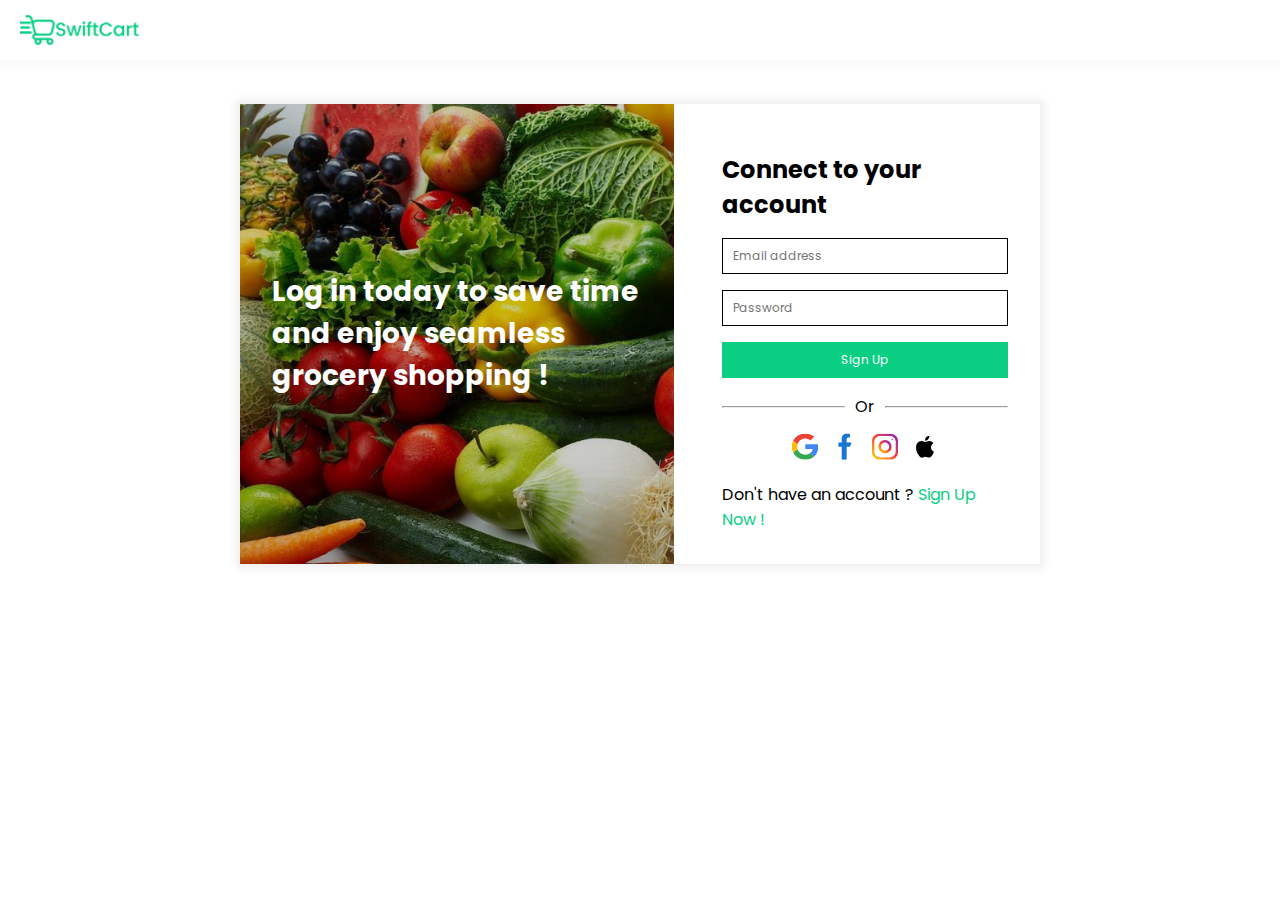
<file: login.html>
<!DOCTYPE html>
<html lang="en">
<head>
    <meta charset="UTF-8">
    <meta name="viewport" content="width=device-width, initial-scale=1.0">
    <title>Log In</title>
    <link rel="shortcut icon" href="../images/Swifcart Logo_v2.png" type="image/x-icon">
    <link rel="stylesheet" href="style/signup.css">
    <link rel="shortcut icon" href="images/favicon__cart.png" type="image/x-icon"></head>
<body>
    <nav>
        <a href="/index.html">
            <div class="logo"></div>
        </a>
    </nav>
    <div id="signup-container">
        <div id="signup-lb">
            <p>
                Log in today to save time and enjoy seamless grocery shopping !
            </p>
        </div>
        <div id="signup-rb">
            <div class="signup-logo"></div>
            <h2>Connect to your account</h2>
            <h5>Log in today to save time and enjoy seamless grocery shopping !</h5>
            <form action="#" id="signup-form">
                <input type="text" placeholder="Email address" required>
                <input type="password" placeholder="Password" required>
                <input type="button" value="Sign Up">
            </form>
            <div id="separator">
                <hr><p id="sep">Or</p><hr>
            </div>
            <div id="alternatives-signup">
                <div class="alt-signup-item" id="google">
                    <svg width="24" height="24" viewBox="0 0 40 40" fill="none" xmlns="http://www.w3.org/2000/svg">
                        <g clip-path="url(#clip0_1931_259)">
                        <path d="M39.9789 20.3741C39.9789 18.7353 39.8428 17.5395 39.5483 16.2993H20.3984V23.696H31.639C31.4125 25.5341 30.1887 28.3024 27.4691 30.1625L27.431 30.4102L33.4858 34.9938L33.9053 35.0347C37.7579 31.5578 39.9789 26.4421 39.9789 20.3741Z" fill="#4285F4"/>
                        <path d="M20.3985 39.8626C25.9054 39.8626 30.5286 38.0908 33.9054 35.0348L27.4692 30.1626C25.7469 31.3363 23.4352 32.1557 20.3985 32.1557C15.0049 32.1557 10.427 28.6789 8.79518 23.8733L8.55598 23.8931L2.26007 28.6545L2.17773 28.8782C5.53176 35.389 12.4212 39.8626 20.3985 39.8626Z" fill="#34A853"/>
                        <path d="M8.7952 23.8732C8.36462 22.633 8.11542 21.3042 8.11542 19.9312C8.11542 18.558 8.36462 17.2293 8.77254 15.9892L8.76114 15.7251L2.38633 10.8872L2.17775 10.9842C0.795397 13.686 0.00219727 16.72 0.00219727 19.9312C0.00219727 23.1423 0.795397 26.1762 2.17775 28.878L8.7952 23.8732Z" fill="#FBBC05"/>
                        <path d="M20.3985 7.70672C24.2284 7.70672 26.8119 9.32336 28.285 10.6744L34.0413 5.18214C30.5061 1.97099 25.9054 0 20.3985 0C12.4212 0 5.53176 4.47343 2.17773 10.9843L8.77252 15.9893C10.427 11.1837 15.0048 7.70672 20.3985 7.70672Z" fill="#EB4335"/>
                        </g>
                        <defs>
                        <clipPath id="clip0_1931_259">
                        <rect width="40" height="40" fill="white"/>
                        </clipPath>
                        </defs>
                    </svg>                        
                </div>
                <div class="alt-signup-item" id="fb">
                    <svg width="24" height="24" viewBox="0 0 40 40" fill="none" xmlns="http://www.w3.org/2000/svg">
                        <path fill-rule="evenodd" clip-rule="evenodd" d="M30 13.75H22.5V8.75C22.5 8.08696 22.7634 7.45107 23.2322 6.98223C23.7011 6.51339 24.337 6.25 25 6.25H27.5V0H22.5C20.5109 0 18.6032 0.790176 17.1967 2.1967C15.7902 3.60322 15 5.51088 15 7.5V13.75H10V20H15V40H22.5V20H27.5L30 13.75Z" fill="#1976D2"/>
                    </svg>                        
                </div>
                <div class="alt-signup-item" id="insta">
                    <svg width="24" height="24" viewBox="0 0 40 40" fill="none" xmlns="http://www.w3.org/2000/svg">
                        <g clip-path="url(#clip0_1931_253)">
                        <path d="M27.5 0H12.5C9.18479 0 6.00537 1.31696 3.66117 3.66117C1.31696 6.00537 0 9.18479 0 12.5L0 27.5C0 30.8152 1.31696 33.9946 3.66117 36.3388C6.00537 38.683 9.18479 40 12.5 40H27.5C30.8152 40 33.9946 38.683 36.3388 36.3388C38.683 33.9946 40 30.8152 40 27.5V12.5C40 9.18479 38.683 6.00537 36.3388 3.66117C33.9946 1.31696 30.8152 0 27.5 0ZM36.25 27.5C36.25 32.325 32.325 36.25 27.5 36.25H12.5C7.675 36.25 3.75 32.325 3.75 27.5V12.5C3.75 7.675 7.675 3.75 12.5 3.75H27.5C32.325 3.75 36.25 7.675 36.25 12.5V27.5Z" fill="url(#paint0_linear_1931_253)"/>
                        <path d="M20 10C17.3478 10 14.8043 11.0536 12.9289 12.9289C11.0536 14.8043 10 17.3478 10 20C10 22.6522 11.0536 25.1957 12.9289 27.0711C14.8043 28.9464 17.3478 30 20 30C22.6522 30 25.1957 28.9464 27.0711 27.0711C28.9464 25.1957 30 22.6522 30 20C30 17.3478 28.9464 14.8043 27.0711 12.9289C25.1957 11.0536 22.6522 10 20 10ZM20 26.25C18.343 26.248 16.7544 25.5889 15.5828 24.4172C14.4111 23.2456 13.752 21.657 13.75 20C13.75 16.5525 16.555 13.75 20 13.75C23.445 13.75 26.25 16.5525 26.25 20C26.25 23.445 23.445 26.25 20 26.25Z" fill="url(#paint1_linear_1931_253)"/>
                        <path d="M30.75 10.5825C31.4859 10.5825 32.0825 9.9859 32.0825 9.24998C32.0825 8.51406 31.4859 7.91748 30.75 7.91748C30.0141 7.91748 29.4175 8.51406 29.4175 9.24998C29.4175 9.9859 30.0141 10.5825 30.75 10.5825Z" fill="url(#paint2_linear_1931_253)"/>
                        </g>
                        <defs>
                        <linearGradient id="paint0_linear_1931_253" x1="3.66" y1="36.34" x2="36.34" y2="3.66" gradientUnits="userSpaceOnUse">
                        <stop stop-color="#FFC107"/>
                        <stop offset="0.507" stop-color="#F44336"/>
                        <stop offset="0.99" stop-color="#9C27B0"/>
                        </linearGradient>
                        <linearGradient id="paint1_linear_1931_253" x1="12.93" y1="27.07" x2="27.07" y2="12.93" gradientUnits="userSpaceOnUse">
                        <stop stop-color="#FFC107"/>
                        <stop offset="0.507" stop-color="#F44336"/>
                        <stop offset="0.99" stop-color="#9C27B0"/>
                        </linearGradient>
                        <linearGradient id="paint2_linear_1931_253" x1="29.8075" y1="10.1925" x2="31.6925" y2="8.30748" gradientUnits="userSpaceOnUse">
                        <stop stop-color="#FFC107"/>
                        <stop offset="0.507" stop-color="#F44336"/>
                        <stop offset="0.99" stop-color="#9C27B0"/>
                        </linearGradient>
                        <clipPath id="clip0_1931_253">
                        <rect width="40" height="40" fill="white"/>
                        </clipPath>
                        </defs>
                    </svg>                        
                </div>
                <div class="alt-signup-item" id="apple">
                    <svg width="24" height="24" viewBox="0 0 40 40" fill="none" xmlns="http://www.w3.org/2000/svg">
                        <path d="M24.9001 8.64992C25.5302 7.92372 26.0106 7.0802 26.3138 6.16781C26.617 5.25542 26.7369 4.29213 26.6668 3.33325C24.7324 3.4894 22.9368 4.39918 21.6668 5.86659C21.0586 6.56988 20.5977 7.38805 20.3114 8.27266C20.0252 9.15727 19.9193 10.0903 20.0001 11.0166C20.9437 11.0244 21.8764 10.8151 22.7261 10.4047C23.5758 9.99429 24.3196 9.39388 24.9001 8.64992ZM29.1001 21.0499C29.1113 19.7728 29.4477 18.5196 30.0775 17.4086C30.7074 16.2976 31.61 15.3653 32.7001 14.6999C32.0121 13.7086 31.1027 12.8913 30.0438 12.3127C28.985 11.7341 27.8059 11.4102 26.6001 11.3666C24.0001 11.0999 21.6001 12.8833 20.2168 12.8833C18.8334 12.8833 16.8834 11.3999 14.7168 11.4333C13.3003 11.4799 11.9201 11.8929 10.7108 12.6319C9.50155 13.3709 8.50444 14.4107 7.81676 15.6499C4.88343 20.7499 7.06676 28.3333 10.0001 32.4499C11.3334 34.4666 13.0001 36.7499 15.2001 36.6666C17.4001 36.5833 18.1168 35.2999 20.6668 35.2999C23.2168 35.2999 24.0001 36.6666 26.1668 36.6166C28.3334 36.5666 29.8668 34.5499 31.2668 32.5333C32.2585 31.0691 33.0332 29.4692 33.5668 27.7833C32.2459 27.2199 31.119 26.2821 30.3252 25.0854C29.5314 23.8888 29.1055 22.4859 29.1001 21.0499Z" fill="black"/>
                    </svg>                        
                </div>
            </div>
            <p id="login_redirect">Don't have an account ? <a href="/signup.html">Sign Up Now !</a></p>
        </div>
    </div>
</body>
</html>
</file>
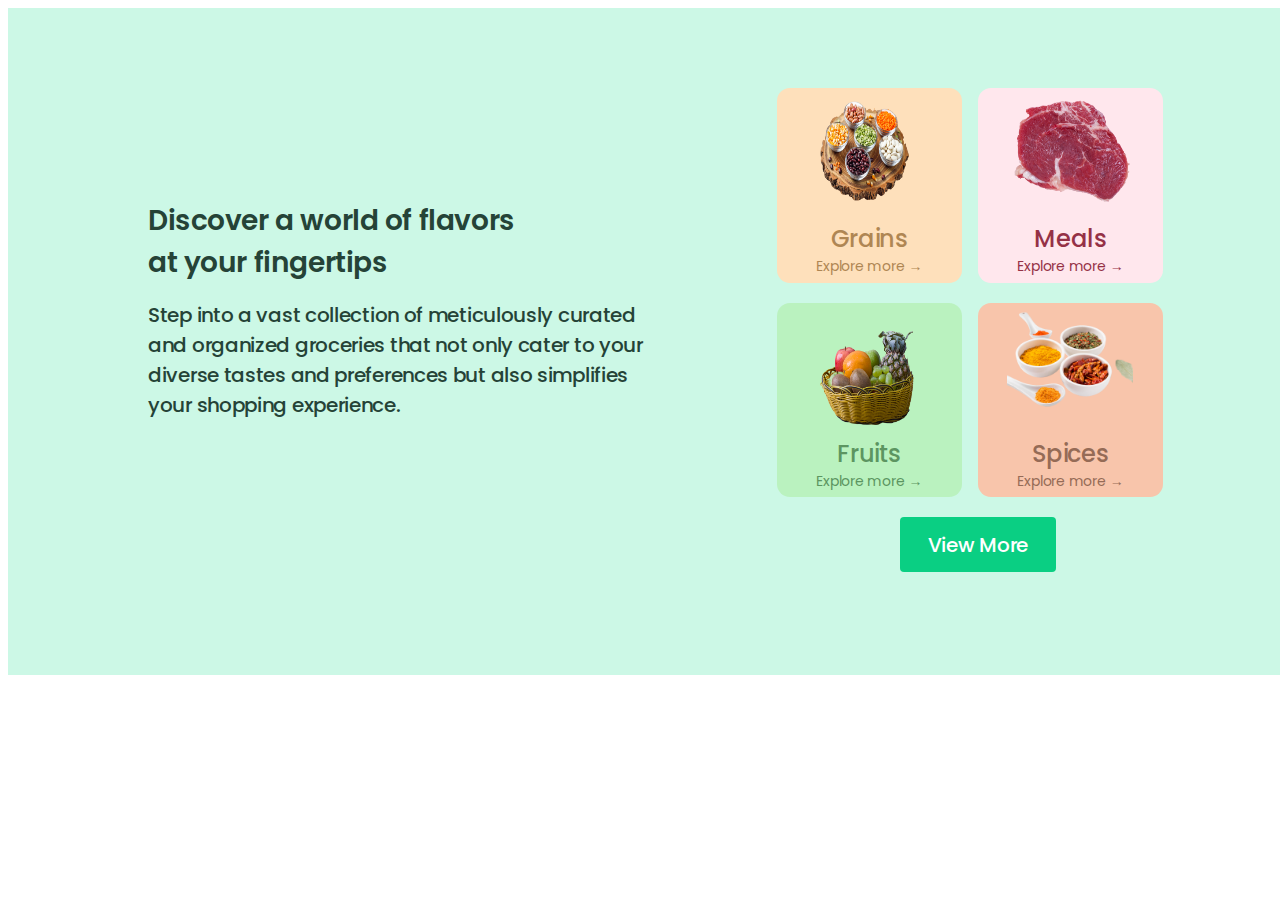
<file: product.html>
<!DOCTYPE html>
<html lang="en">

<head>
    <meta charset="UTF-8">
    <meta name="viewport" content="width=device-width, initial-scale=1.0">
    <title>SwiftCart</title>
    <link type="text/css" rel="stylesheet" href="../style/product.css">
    <link rel="shortcut icon" href="../images/Swifcart Logo_v2.png" type"image/x-icon">


</head>

<body>
    <!--products section-->
    <section class="products-section">
        <div class="text-container">
            <div class="first-text">Discover a world of flavors at your fingertips</div>
            <div class="sec-text">Step into a vast collection of meticulously curated and organized groceries that not
                only cater to your diverse tastes and preferences but also simplifies your shopping experience.</div>
        </div>

        <div class="product-container">

            <!--product 1-->
            <div class="product">
                <img src="../images/legumes-beans-assortment-healthy-vegan-protein-food-PhotoRoom.png-PhotoRoom.png"
                    width="126" height="126" alt="product 1">
                <div class="product-name">
                    Grains
                </div>
                <div class="explore-1">Explore more <span>&rarr;</span></div>

            </div>

            <!--product 2-->
            <div class="product">
                <img src="../images/raw-steak-white-paper-PhotoRoom.png-PhotoRoom.png" width="126" height="126"
                    alt="product 2">
                <div class="product-name">
                    Meals
                </div>
                <div class="explore-2">Explore more <span>&rarr;</span></div>
            </div>

            <!--product 3-->
            <div class="product">
                <img src="../images/orange-sweet-nature-group-citrus-PhotoRoom.png-PhotoRoom.png" width="126"
                    height="126" alt="product 3">
                <div class="product-name">
                    Fruits
                </div>
                <div class="explore-3">Explore more <span>&rarr;</span></div>
            </div>

            <!--product 4-->
            <div class="product">
                <img src="../images/high-angle-spices-herbs-arrangement-PhotoRoom.png-PhotoRoom.png" width="126"
                    height="126" alt="product 4">
                <div class="product-name">
                    Spices
                </div>
                <div class="explore-4">Explore more <span>&rarr;</span></div>

            </div>

            <button class="explore-button">View More</button>

        </div>

    </section>
</body>

</html>
</file>
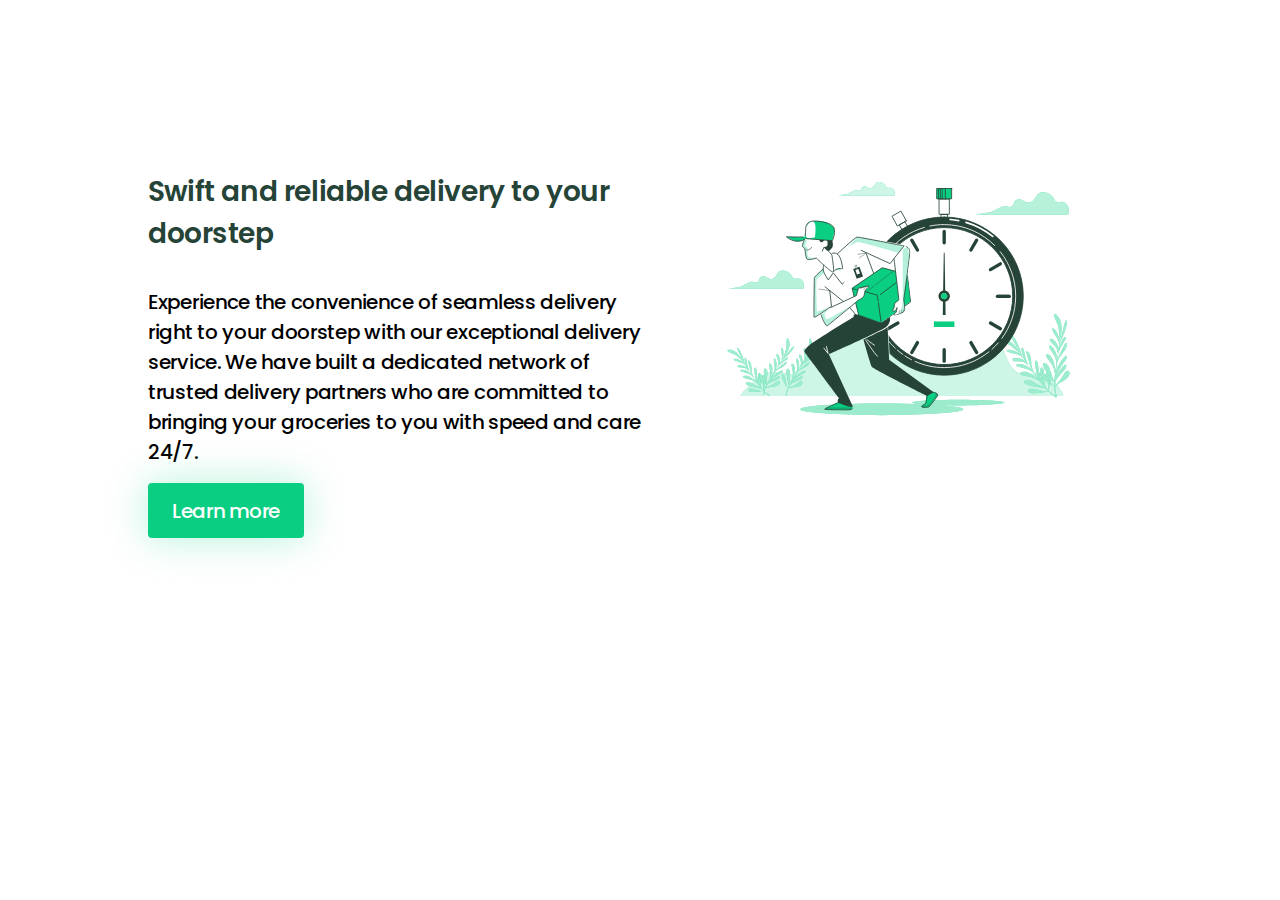
<file: relaible.html>
<!DOCTYPE html>
<html lang="en">

<head>
    <meta charset="UTF-8">
    <meta name="viewport" content="width=device-width, initial-scale=1.0">
    <title>SwiftCart</title>
    <link rel="shortcut icon" href="../images/Swifcart Logo_v2.png" type"image/x-icon">
    <link type="text/css" rel="stylesheet" href="../style/relaible.css">
</head>

<body>
    <section class="relaible-section">
        <div class="relaible-text">
            <div class="relaible-text1">Swift and reliable delivery to your doorstep</div>
            <div class="relaible-text2">Experience the convenience of seamless delivery right to your doorstep with our
                exceptional delivery service.
                We have built a dedicated network of trusted delivery partners who are committed to bringing your
                groceries to you with speed and care 24/7.</div>
            <button class="learn-more">Learn more</button>
        </div>
        <div class="relaible-img">
            <img src="../images/5205022_Delivery 1.svg" width="385" height="385" alt="Relaible Delivery">

    </section>

</body>

</html>
</file>
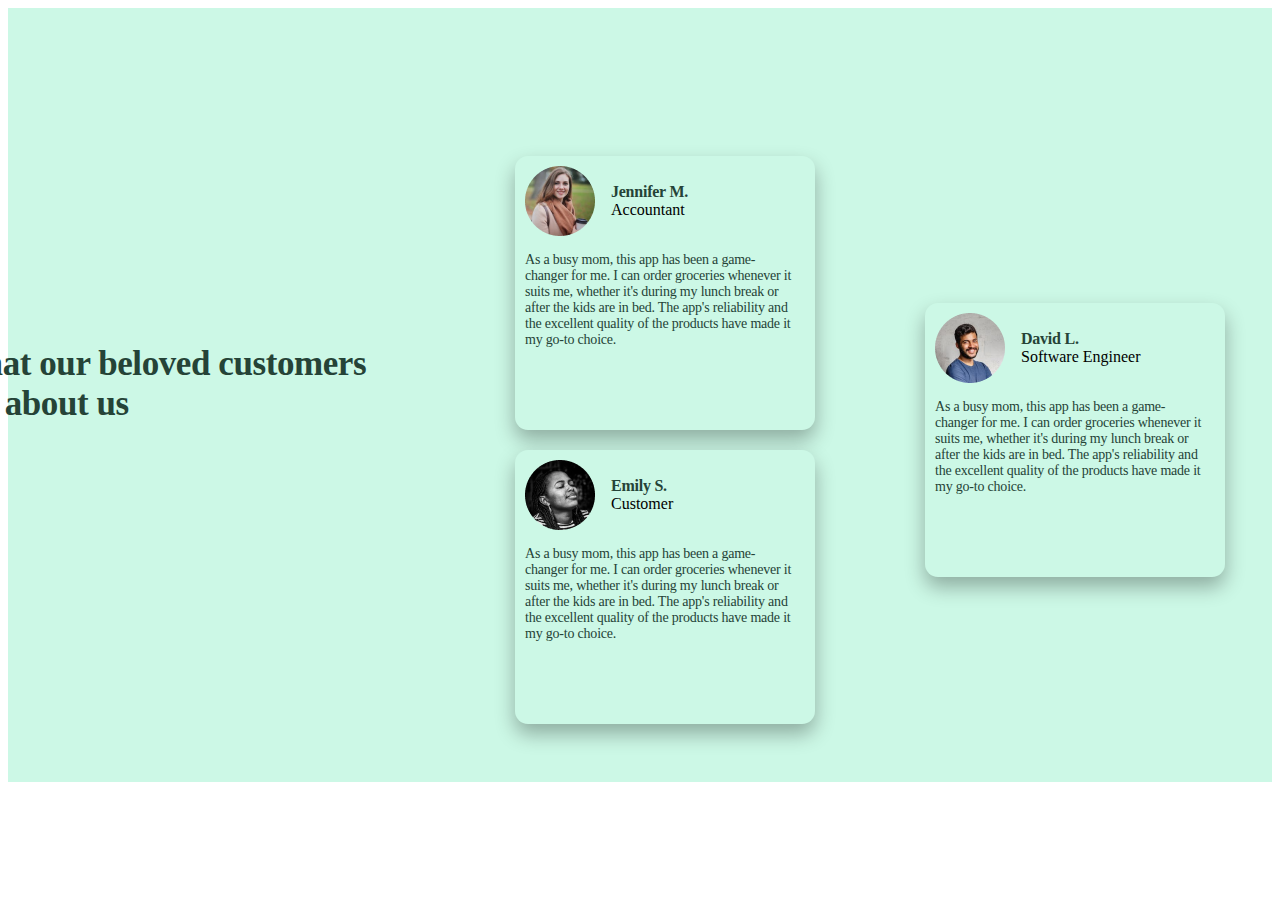
<file: review.html>
<!DOCTYPE html>
<html lang="en">

<head>
    <meta charset="UTF-8">
    <meta name="viewport" content="width=device-width, initial-scale=1.0">
    <title>SwiftCart</title>
    <link rel="shortcut icon" href="../images/Swifcart Logo_v2.png" type"image/x-icon">
    <link type="text/css" rel="stylesheet" href="../style/review.css">
</head>

<body>

    <section class="review-section">
        <div class="review-group1">
            <div class="review-header">
                What our beloved customers say about us
            </div>
            <div class="review-container">
                <div class="reviewer">
                    <div class="user">
                        <img class="review-image" src="../images/Ellipse 6.png" width="70px" height="70px" alt="reviewer-image">

                        <div class="details">
                            <div class="name">
                                Jennifer M.
                            </div>
                            <div class="id">
                                Accountant
                            </div>
                        </div>
                    </div>
                    <div class="review">
                        As a busy mom, this app has been a game-changer for me. I can order groceries whenever it suits
                        me, whether it's during my lunch break or after the kids are in bed. The app's reliability and
                        the excellent quality of the products have made it my go-to choice.
                    </div>
                </div>
                <div class="reviewer">
                    <div class="user">
                        <img src="../images/Ellipse 7.png" width="70px" height="70px" alt="">
                        <div class="details">
                            <div class="name">
                                Emily S.
                            </div>
                            <div class="id">
                                Customer
                            </div>
                        </div>
                    </div>
                    <div class="review">
                        As a busy mom, this app has been a game-changer for me. I can order groceries whenever it suits
                        me, whether it's during my lunch break or after the kids are in bed. The app's reliability and
                        the excellent quality of the products have made it my go-to choice.
                    </div>
                </div>
                <div class="reviewer">
                    <div class="user">
                        <img src="../images/Ellipse 5.png" width="70px" height="70px" alt="">
                        <div class="details">
                            <div class="name">
                                David L.
                            </div>
                            <div class="id">
                                Software Engineer
                            </div>
                        </div>
                    </div>
                    <div class="review">
                        As a busy mom, this app has been a game-changer for me. I can order groceries whenever it suits
                        me, whether it's during my lunch break or after the kids are in bed. The app's reliability and
                        the excellent quality of the products have made it my go-to choice.
                    </div>
                </div>
            </div>
        </div>
    </section>

</body>

</html>
</file>
<file: style/signup.css>
@import url('https://fonts.googleapis.com/css2?family=Poppins:wght@400;700&display=swap');

* {
    padding: 0;
    margin: 0;
    box-sizing: border-box;
    font-family: Poppins, sans-serif;
}

a {
    text-decoration: none;
}

body {
    display: flex;
    flex-direction: column;
    align-items: center;
    justify-content: space-between;
}

nav {
    width: 100%;
    height: 60px;
    background-color: #ffffff;
    padding-left: 20px;
    display: flex;
    align-items: center;
    justify-content: space-between;
    box-shadow: 0px 1px 8px 5px rgba(0, 0, 0, 0.03);
}

nav a .logo {
    width: 123px;
    height: 30px;
    cursor: pointer;
}

.logo {
    background-image: url('/images/swifcart_logo.png');
    background-position: center;
    background-repeat: no-repeat;
    background-size: cover;
}

#signup-container {
    display:flex;
    flex-direction: row;
    max-width: 400px;
    margin: auto 1.025rem;
    justify-content: space-between;
    gap: 1rem;
    margin-top: 2.75rem;
    box-shadow: -1px -1px 8px 5px rgba(0, 0, 0, 0.03),
                1px 1px 8px 5px rgba(0, 0, 0, 0.03);
}

#signup-lb{
    position: relative;
    background-image: url('/images/bg_auth.jpg');
    background-size: cover;
    background-repeat: no-repeat;
    background-position: 0px;
    display: flex;
    align-items: center;
    justify-content: center;
    padding: 0 2rem;
    display: none;
}

#signup-lb::before {
    content: '';
    position: absolute;
    top: 0;
    left: 0;
    width: 100%;
    height: 100%;
    background-color: rgba(0, 0, 0, 0.2);
}

#signup-lb p {
    color: #FFF;
    font-size: 28px;
    font-weight: bold;
    z-index: 10;
}

#signup-rb {
    display: flex;
    flex-direction: column;
    align-items: center;
    justify-content: space-around;
    gap: 1rem;
    width: 100%;
    padding: 2rem;
}

#signup-rb h2,
#signup-rb h5,
#signup-rb p:last-child {
    text-align: left;
}

#signup-form {
    display:flex;
    flex-direction: column;
    gap: 1rem;
    width: 100%;
    justify-content: space-between;
}

#signup-form input {
    width: 100%;
    height: 36px;
    padding: 5px 10px;
    outline: none;
    border: 1px solid black;
    font-size: 12px;
}

#signup-form input[type="button"] {
    background-color: #0ACF83;
    border: none;
    color: white;
    cursor: pointer;
}

#alternatives-signup {
    width: 100%;
    display: flex;
    align-items: center;
    gap: 1rem;
    justify-content: center;
    flex-direction: row;
}

#alternatives-signup .alt-signup-item {
    cursor: pointer;
    scale: 1.1;
}

#signup-container #separator {
    width: 100%;
    display: flex;
    align-items: center;
    justify-content: space-between;
    gap: 10px;
}

hr {
    background-color: black;
    height: 1px;
    width: 100%;
}

#login_redirect a {
    color:#0ACF83;
    cursor: pointer;
}


@media screen and (min-width: 850px) {
    #signup-lb {
        display: flex;
    }

    #signup-container {
        max-width: 800px;
    }

    #signup-rb h5 {
        display: none;
    }
}
</file>
<file: style/product.css>
/* link to google fonts*/
@import url('https://fonts.googleapis.com/css?family=Poppins:400,500,600,700&display=swap');

body {
    font-family: 'Poppins', sans-serif;
    display: flex;
    align-items: center;
    justify-content: space-between;
    flex-direction: column;
    width: 100vw;

    /* margin: 0;
    padding: 0; */
    /* box-sizing: border-box; */
}

.products-section {
    width: 100%;
    background-color: #CCF8E6;
    height: 667px;
}

/* text */

.text-container {
    display: flex;
    flex-direction: column;
    width: 508px;
    height: 220px;
    padding-top: 192px;
    padding-left: 140px;
    justify-content: space-between;
}

.first-text {
    color: #254337;
    font-family: Poppins;
    font-size: 28px;
    font-style: normal;
    font-weight: 600;
    line-height: normal;
    letter-spacing: -0.42px;
    width: 378px;
    padding-bottom: 16px;
}

.sec-text {
    color: #254337;
    font-family: Poppins;
    font-size: 20px;
    font-style: normal;
    font-weight: 500;
    line-height: normal;
    letter-spacing: -0.3px;
    width: 508px;
}

/* end text */

/* product container */





.product-container {
    display: flex;
    width: 420.371px;
    height: 490px;
    justify-content: space-between;
    flex-wrap: wrap;
    padding-right: 100px;
    padding-top: 80px;
    justify-content: center;

}

.product {
    width: 185.19px;
    height: 200;
    margin-bottom: 20px;
    margin-right: 16px;
    text-align: center;

}

.product:nth-child(1) {
    border: none;
    border-radius: 13px;
    background-color: #FEE0BB;
    margin-left: 0px;
}

.product-name {
    color: #AF8653;
    font-family: Poppins;
    font-size: 24px;
    font-style: normal;
    font-weight: 500;
    line-height: normal;
    letter-spacing: -0.36px;
}

.product:nth-child(1) .product-name {
    color: #AF8653;
    font-family: Poppins;
    font-size: 24px;
    font-style: normal;
    font-weight: 500;
    line-height: normal;
    letter-spacing: -0.36px;
}

.product:nth-child(2) .product-name {
    color: #953146;
    font-family: Poppins;
    font-size: 24px;
    font-style: normal;
    font-weight: 500;
    line-height: normal;
    letter-spacing: -0.36px;
}

.product:nth-child(3) .product-name {
    color: #5C9561;
    font-family: Poppins;
    font-size: 24px;
    font-style: normal;
    font-weight: 500;
    line-height: normal;
    letter-spacing: -0.36px;
}

.product:nth-child(4) .product-name {
    color: #956B56;
    font-family: Poppins;
    font-size: 24px;
    font-style: normal;
    font-weight: 500;
    line-height: normal;
    letter-spacing: -0.36px;
}


.product:nth-child(2) {
    border: none;
    border-radius: 13px;
    background-color: #FFE7ED;
}

.product:nth-child(3) {
    border: none;
    border-radius: 13px;
    background-color: #BAF2BF;
}

.product:nth-child(4) {
    border: none;
    border-radius: 13px;
    background-color: #F8C5AB;
}


.product .explore-1 {
    color: #AF8653;
    font-family: Poppins;
    font-size: 14px;
    font-style: normal;
    font-weight: 400;
    line-height: normal;
    letter-spacing: -0.21px;
}

.product .explore-2 {
    color: #953146;
    font-family: Poppins;
    font-size: 14px;
    font-style: normal;
    font-weight: 400;
    line-height: normal;
    letter-spacing: -0.21px;
}

.product .explore-3 {
    color: #5C9561;
    font-family: Poppins;
    font-size: 14px;
    font-style: normal;
    font-weight: 400;
    line-height: normal;
    letter-spacing: -0.21px;
   
}

.product .explore-4 {
    color: #956B56;
    font-family: Poppins;
    font-size: 14px;
    font-style: normal;
    font-weight: 400;
    line-height: normal;
    letter-spacing: -0.21px;
}

.explore-button {
    width: 156px;
    height: 55px;
    border-radius: 4px;
    background-color: #0ACF83;
    border: none;
    color: #FFFFFF;
    font-family: 'Poppins', sans-serif;
    font-size: 20px;
    font-style: normal;
    font-weight: 500;
    letter-spacing: -0.3px;
}





.products-section {
    display: flex;
}

.products-section>.text-container,
.products-section>.container {
    flex: 1;
}
</file>
<file: style/relaible.css>
/* import google font poppin */
@import url('https://fonts.googleapis.com/css?family=Poppins:400,500,600,700&display=swap');

body {
    font-family: 'Poppins', sans-serif;
    width: 100vw;   
}

/* relailbe css */
.relaible-section {
    display: flex;
    width: 100%;
    background: #ffffff;
    height: 565px;
}

/* text */

.relaible-text {
    display: flex;
    flex-direction: column;
    width: 589px;
    height: 400px;
    padding-top: 163px;
    padding-left: 140px;
}

.relaible-text1 {
    color: #254337;
    font-family: Poppins;
    font-size: 28px;
    font-style: normal;
    font-weight: 600;
    line-height: normal;
    letter-spacing: -0.42px;
    padding-bottom: 16px;
}

.relaible-text2 {
    color: #000;
    font-family: Poppins;
    font-size: 20px;
    font-style: normal;
    font-weight: 500;
    line-height: normal;
    letter-spacing: -0.3px;
    padding-bottom: 16px;
    padding-top: 16px;
}

.learn-more {
    width: 156px;
    height: 55px;
    border-radius: 4px;
    background-color: #0ACF83;
    box-shadow: 0px 0px 40px 0px rgba(10, 207, 131, 0.30);
    border: none;
    color: #FFF;
    font-family: Poppins;
    font-size: 20px;
    font-style: normal;
    font-weight: 500;
    line-height: normal;
    letter-spacing: -0.3px;
}

/* image */
.relaible-img {
    display: flex;
    justify-content: center;
    align-items: center;
    width: 400px;
    height: 400px;
    padding-top: 90px;
    padding-bottom: 90px;
    padding-right: 140px;
}

.relaible-section>.relaible-text,
.relaible-section>.relaible-img {
    flex: 1;
}
</file>
<file: style/review.css>
/* import google font */
/* @import url('https://fonts.googleapis.com/css?family=Poppins:400,500,600,700&display=swap'); */

/* body {
    font-family: 'Poppins', sans-serif;
    width: 100vw;  


} */

.review-section {
    display: flex;
    align-items: center;
    width: 100%;
    min-height: 774px;
    background-color: #CCF8E6;
    justify-content: center;
}

.review-group1 {
   display: flex;
   justify-content: center;
   padding-top: 90px;
   

}

.review-header {
    display: flex;
    width: 450px;
    flex-direction: column;
    flex-shrink: 0;
    color: #254337;
    font-family: Poppins;
    font-size: 35px;
    font-style: normal;
    font-weight: 600;
    line-height: normal;
    letter-spacing: -0.42px;
    padding-top: 220px;
    padding-right: 100px;

}

.review-container {
    display: flex;
    flex-wrap: wrap;
    justify-content: center;
    align-items: flex-start;
    width: 800px;
    height: 600px;
    gap: 20px;
    flex-direction: column;
    padding: 16px;
    
}
.user {
    display: flex;
    flex-direction: row;
    align-items: center;
    gap: 16px;

}
.details {
    display: flex;
    flex-direction: column;
}


.reviewer {
    padding: 10px;
    box-sizing: border-box;
    border-radius: 13px;
    background: #CCF8E6;
    box-shadow: 0px 10px 20px 0px rgba(0, 0, 0, 0.30);
    width: 300px;
    height: 274px;
    display: flex;
    flex-direction: column;
}

.review {
    display: flex;
    width: 268px;
    flex-direction: column;
    flex-shrink: 0;
    color: #254337;
    font-family: Poppins;
    font-size: 14px;
    font-style: normal;
    font-weight: 400;
    line-height: normal;
    letter-spacing: -0.21px;
    flex-wrap: wrap;
    padding-top: 16px;

}

.name {
    color: #254337;
    font-family: Poppins;
    font-size: 16px;
    font-style: normal;
    font-weight: 600;
    line-height: normal;
    letter-spacing: -0.24px;
}

.review-section>.review-header,
.review-section>.review-container {
    flex: 1;
}


/* Media Queries */

@media screen and (max-width: 1034px) {
    .review-group1 {
        display: flex;
        justify-content: center;
        padding-top: 90px;
        flex-direction: column;
        align-items: center;
    }
    .review-header {
        display: flex;

        padding-top: 20px;
        text-align: center;
    }
    .review-container {
        display: flex;
        justify-content: center;
        width: 100%;
        max-width: 500px;
        padding: 0;
        flex-direction: row;
        /* padding-top: 20px; */
    }
    .reviewer {
        width: 100%;
        max-width: 400px;
        margin-top: 20px;
    }
    .review-section {
        width: 100%;
        min-height: 1500px;
        background-color: #CCF8E6;
        align-items: center;
        justify-content: center;


    }
}

.media__links {
    display: flex;
    justify-content: center;
    align-items: center;
    gap: 20px;
    flex-direction: row;
    padding-top: 20px;
}
</file>
